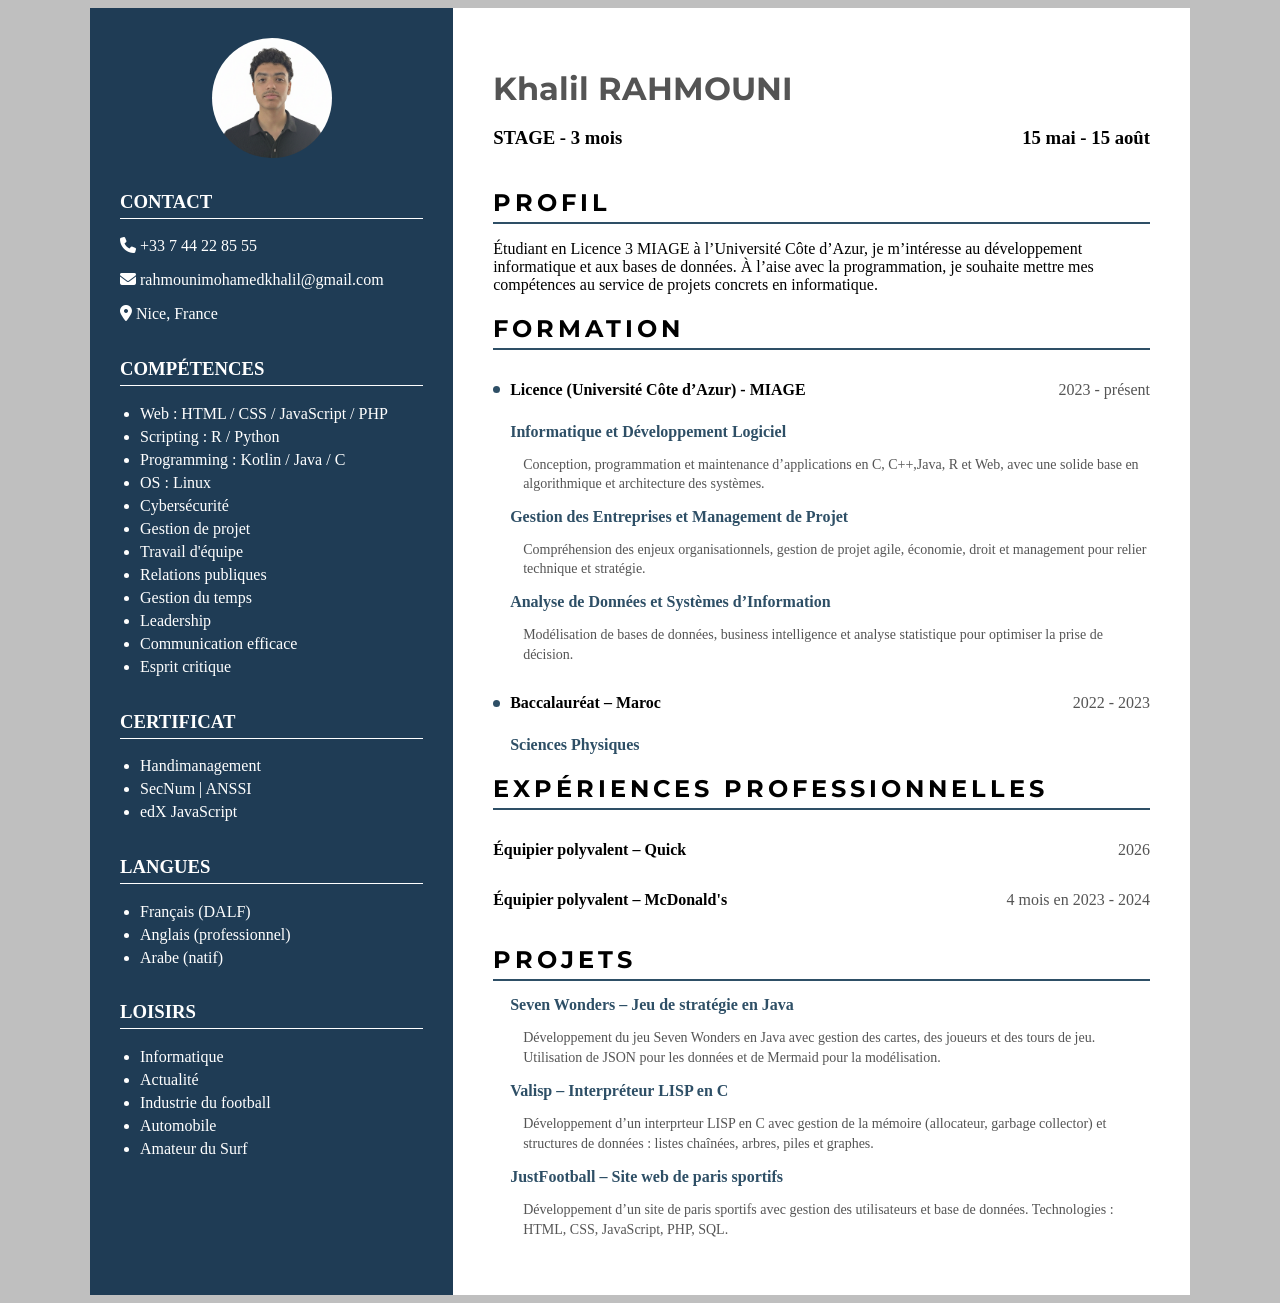
<file: CV/CV.html>
<!DOCTYPE html>
<html lang="fr">
<head>
<meta charset="UTF-8">
<title>CV - Khalil Rahmouni</title>
<link rel="stylesheet" href="https://cdnjs.cloudflare.com/ajax/libs/font-awesome/6.5.0/css/all.min.css">        
<link href="https://fonts.googleapis.com/css2?family=Montserrat:wght@400;600;700&display=swap" rel="stylesheet">
<link rel="stylesheet" href="style.css">
</head>

<body>

<div class="container">

    <!-- COLONNE GAUCHE -->
    <div class="left">

        <div class="profile">
            <img src="assets/images/profile.png" alt="photo">
        </div>

        <div class="section">
            <h3>CONTACT</h3>
            <p><i class="fa-solid fa-phone"></i><a href="tel:+33744228555"> +33 7 44 22 85 55</a></p>
            <p><i class="fa-solid fa-envelope"></i><a href="mailto:rahmounimohamedkhalil@gmail.com"> rahmounimohamedkhalil@gmail.com</a></p>
            <p><i class="fa-solid fa-location-dot"></i> Nice, France</p>
        </div>

        <div class="section">
            <h3>COMPÉTENCES</h3>
            <ul>
                <li>Web : HTML / CSS / JavaScript / PHP</li>
                <li>Scripting : R / Python</li>
                <li>Programming : Kotlin / Java / C</li>
                <li>OS : Linux</li>
                <li>Cybersécurité</li>
                <li>Gestion de projet</li>
                <li>Travail d'équipe</li>
                <li>Relations publiques</li>
                <li>Gestion du temps</li>
                <li>Leadership</li>
                <li>Communication efficace</li>
                <li>Esprit critique</li>
            </ul>
        </div>

        <div class="section">
            <h3>CERTIFICAT</h3>
            <ul>    
                <li><a href="assets/certificat/Label Handimanagement.pdf">Handimanagement</a></li>
                <li><a href="assets/certificat/SecNum.pdf">SecNum | ANSSI</a></li>
                <li><a href="https://courses.edx.org/certificates/acb301b2956241408ac1ca14fd0d3c5c">edX JavaScript</a></li>
            </ul>
        </div>

        <div class="section">
            <h3>LANGUES</h3>
            <ul>
                <li>Français (DALF)</li>
                <li>Anglais (professionnel)</li>
                <li>Arabe (natif)</li>
            </ul>
        </div>

        <div class="section">
            <h3>LOISIRS</h3>
            <ul>
                <li>Informatique</li>
                <li>Actualité</li>
                <li>Industrie du football</li>
                <li>Automobile</li>
                <li>Amateur du Surf</li>
            </ul>
        </div>

    </div>

    <!-- COLONNE DROITE -->
    <div class="right">

        <h1 class="name">Khalil RAHMOUNI</h1>
        <div class="stage">
            <h3>STAGE - 3 mois</h3>
            <h3>15 mai - 15 août</h3>
        </div>

        <section>
            <h2>PROFIL</h2>
            <p>
            Étudiant en Licence 3 MIAGE à l’Université Côte d’Azur, 
            je m’intéresse au développement informatique et aux bases de données. 
            À l’aise avec la programmation, je souhaite mettre mes compétences au service de projets concrets en informatique.
            </p>
        </section>

        <section class="formation">
            <h2>FORMATION</h2>

            <div class="bloc">
                <div class="ligne">
                    <span class="dot"></span>
                    <p class="diplome">Licence (Université Côte d’Azur) - MIAGE</p>
                    <p class="date">2023 - présent</p>
                </div>

                <p class="titre">Informatique et Développement Logiciel</p>
                <p class="desc">
                    Conception, programmation et maintenance d’applications 
                    en C, C++,Java, R et Web, avec une solide base en algorithmique 
                    et architecture des systèmes.
                </p>
                <p class="titre">Gestion des Entreprises et Management de Projet</p>
                <p class="desc">
                    Compréhension des enjeux organisationnels, gestion de projet agile,
                    économie, droit et management pour relier technique et stratégie.
                </p>
                <p class="titre">Analyse de Données et Systèmes d’Information</p>
                <p class="desc">
                    Modélisation de bases de données, business intelligence 
                    et analyse statistique pour optimiser la prise de décision.
                </p>

            </div>
            
            <div class="bloc">
                <div class="ligne">
                    <span class="dot"></span>
                    <p class="diplome">Baccalauréat – Maroc</p>
                    <p class="date">2022 - 2023</p>
                </div>
                <p class="titre">Sciences Physiques</p>
            </div>
        </section>

        <section>
            <h2>EXPÉRIENCES PROFESSIONNELLES</h2>

            <div class="bloc">
                <div class="ligne">
                    <p class="diplome">Équipier polyvalent – Quick</p>
                    <p class="date">2026</p>
                </div>
            </div>
            <div class="bloc">
                <div class="ligne">
                    <p class="diplome">Équipier polyvalent – McDonald's</p>
                    <p class="date">4 mois en 2023 - 2024</p>
                </div>
            </div>
        </section>

        <section class="projets">

            <h2>PROJETS</h2>

            <div class="projet">
                <p class="titre">Seven Wonders – Jeu de stratégie en Java</p>
                <p class="desc">
                    Développement du jeu Seven Wonders en Java avec gestion des cartes, des joueurs et des tours de jeu.
                    Utilisation de JSON pour les données et de Mermaid pour la modélisation.
                </p>
            </div>

            <div class="projet">
                <p class="titre">Valisp – Interpréteur LISP en C</p>
                <p class="desc">
                    Développement d’un interprteur LISP en C avec gestion de la mémoire 
                    (allocateur, garbage collector) et structures de données : 
                    listes chaînées, arbres, piles et graphes.
                </p>
            </div>

            <div class="projet">
                <p class="titre">JustFootball – Site web de paris sportifs</p>
                <p class="desc">
                    Développement d’un site de paris sportifs avec gestion des utilisateurs 
                    et base de données. Technologies : HTML, CSS, JavaScript, PHP, SQL.
                </p>
            </div>

        </section>

    </div>

</div>

</body>
</html>
</file>
<file: CV/style.css>
/*body{
    margin:0;
    font-family: Arial, sans-serif;
    background:#f4f4f4;
}*/

body{
    background:#bfbfbf;
    display:flex;
    justify-content:center;
}

.container{
    display:flex;
    max-width:1100px;
    margin:auto;
    background:white;
}

/* colonne gauche */

.left{
    width:30%;
    background:#1f3c55;
    color:white;
    padding:30px;

    display: flex;
    flex-direction: column;
}

a{
    color: white;
    text-decoration: none;
}

.profile{
    text-align:center;
}

.profile img{
    width:120px;
    height:120px;
    border-radius:50%;
    margin-bottom:10px;
}

.stage{
    display: flex;
    flex-direction: row;
    justify-content: space-between;
}

.section{
    margin-top:0px;
}

.section h3{
    border-bottom:1px solid white;
    padding-bottom:5px;
}

.section ul{
    padding-left:20px;
}

.section li{
    margin-bottom:5px;
}

/* colonne droite */

.right{
    width:65%;
    padding:40px;
}

.name{
    font-family: 'Montserrat', sans-serif;
    font-weight: 700;
    color: #545454;
}

.right h1{
    margin-bottom:0;
}

.right h2{
    font-family: 'Montserrat', sans-serif;
    letter-spacing: 4px;
    border-bottom: 2px solid #2e4f66;
    padding-bottom: 5px;
    margin-bottom: 15px;
}

.right ul{
    padding-left:20px;
}

.ligne{
    display:flex;
    align-items:center;
    gap:10px;
}

.dot{
    width:7px;
    height:7px;
    background:#2e4f66;
    border-radius:50%;
}

.diplome{
    font-weight:600;
}

.date{
    margin-left:auto;
    color:#555;
}

.titre{
    color:#2e4f80;
    margin-left:17px;
    margin-top:8px;
}

.desc{
    margin-left:30px;
    color:#555;
    font-size:14px;
    line-height:1.4;
}

.projets h2{
    letter-spacing: 4px;
    border-bottom: 2px solid #2e4f66;
    padding-bottom: 5px;
    margin-bottom: 15px;
}

.projet{
    margin-bottom: 15px;
}

.titre{
    font-weight: 600;
    color: #2e4f66;
    margin-bottom: 3px;
}

.desc{
    color: #555;
    font-size: 14px;
    line-height: 1.4;
}
</file>
